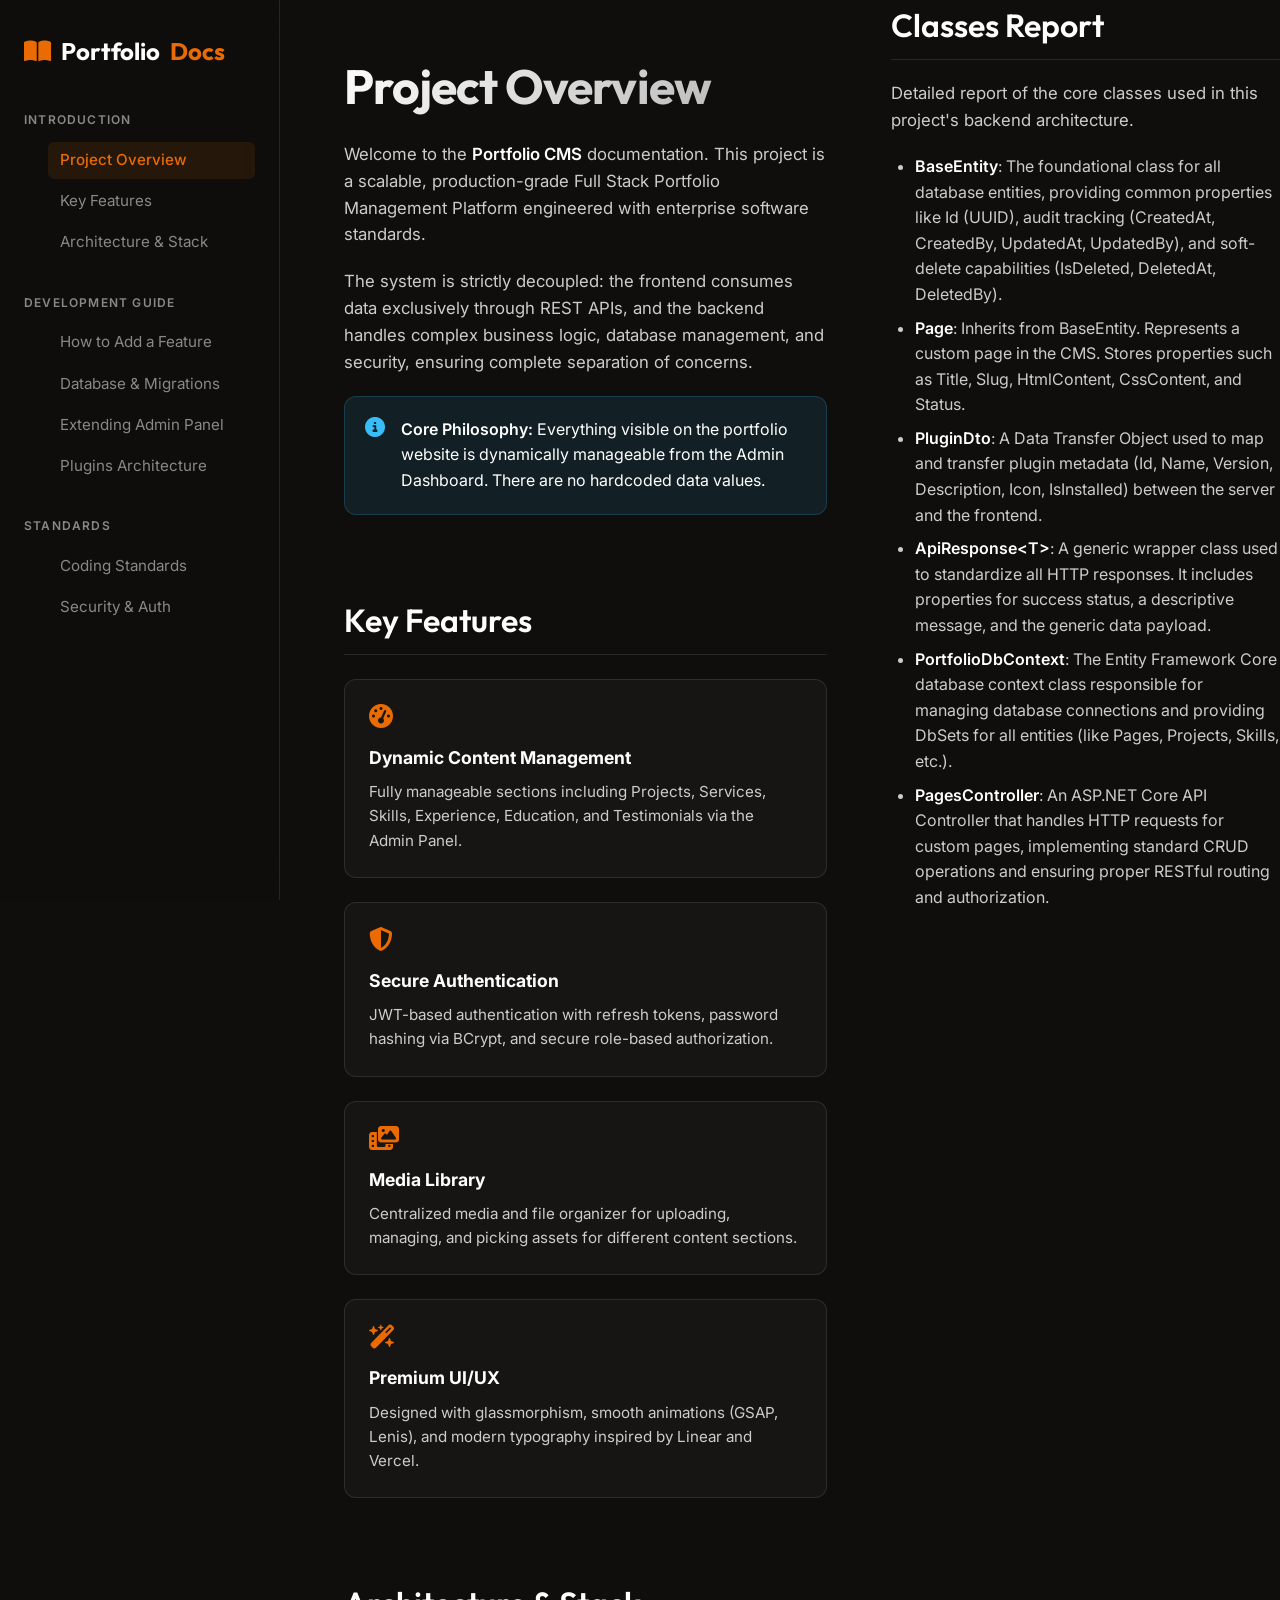
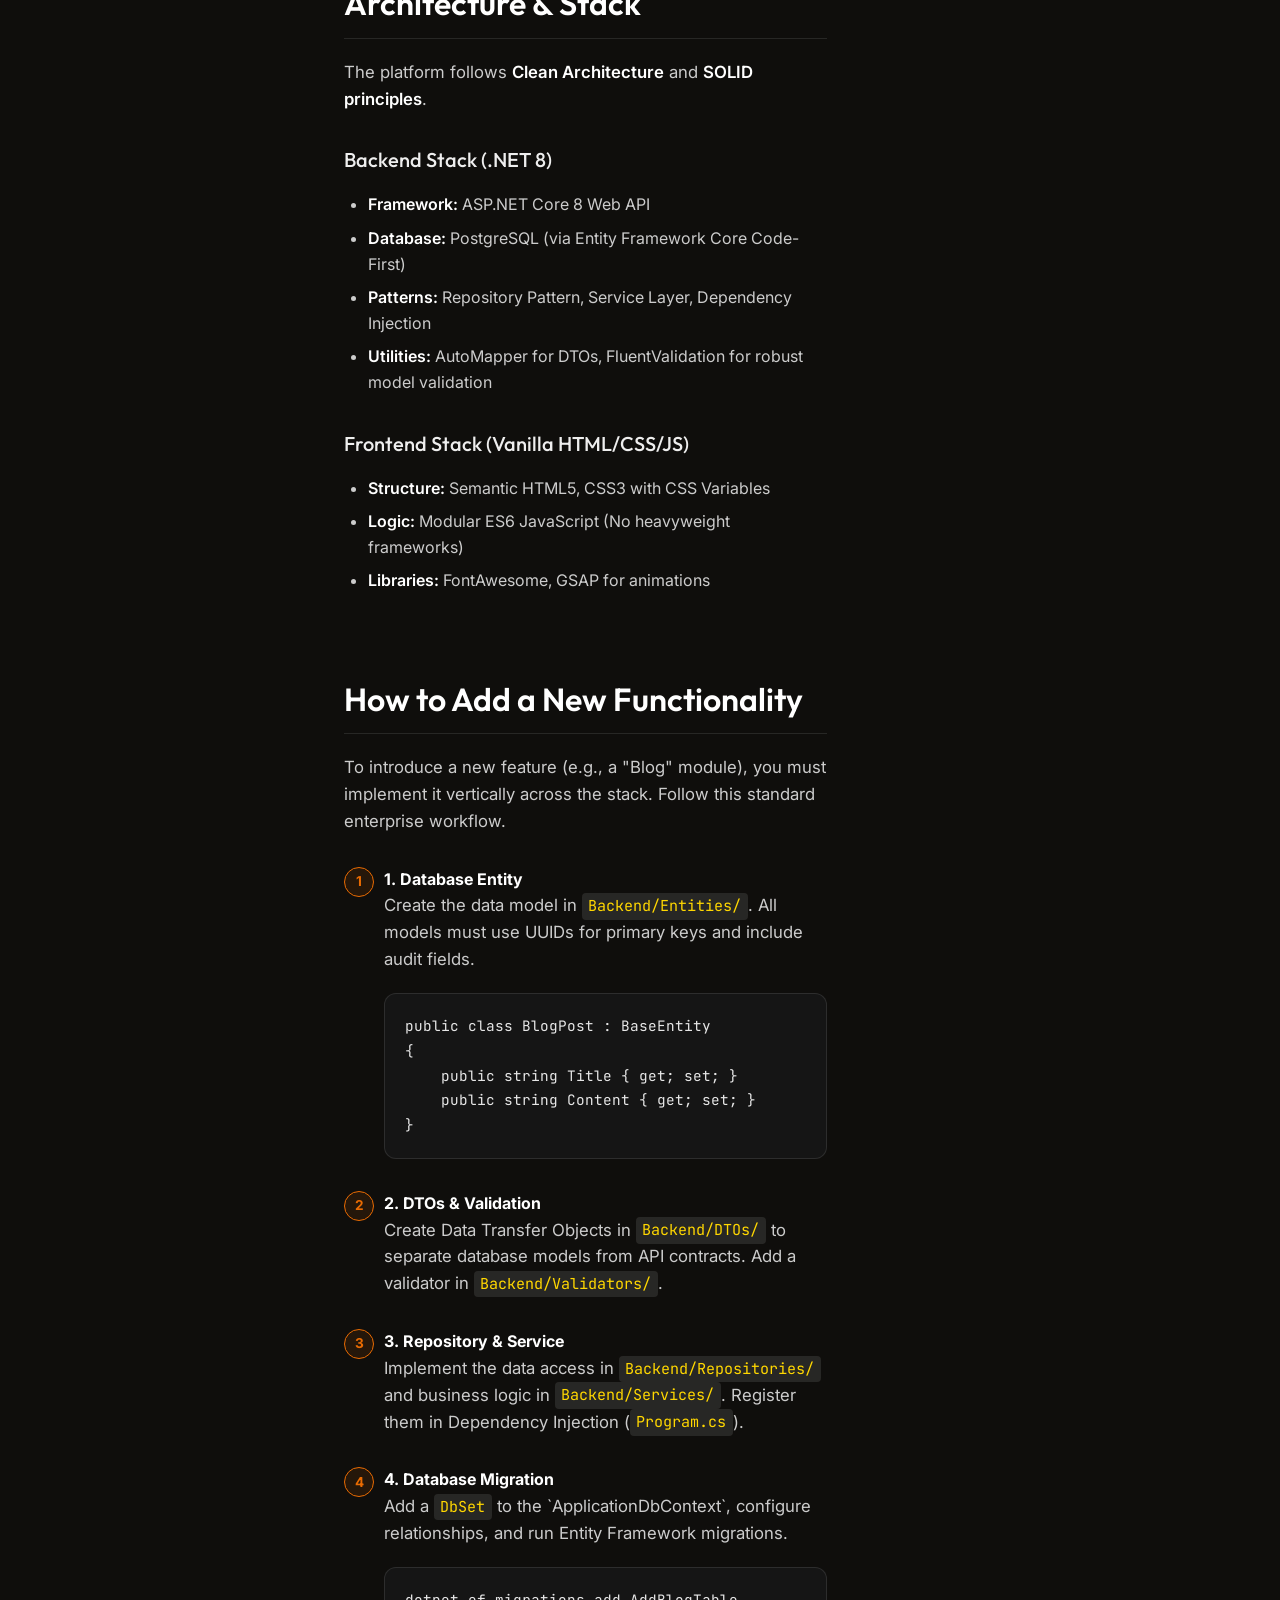
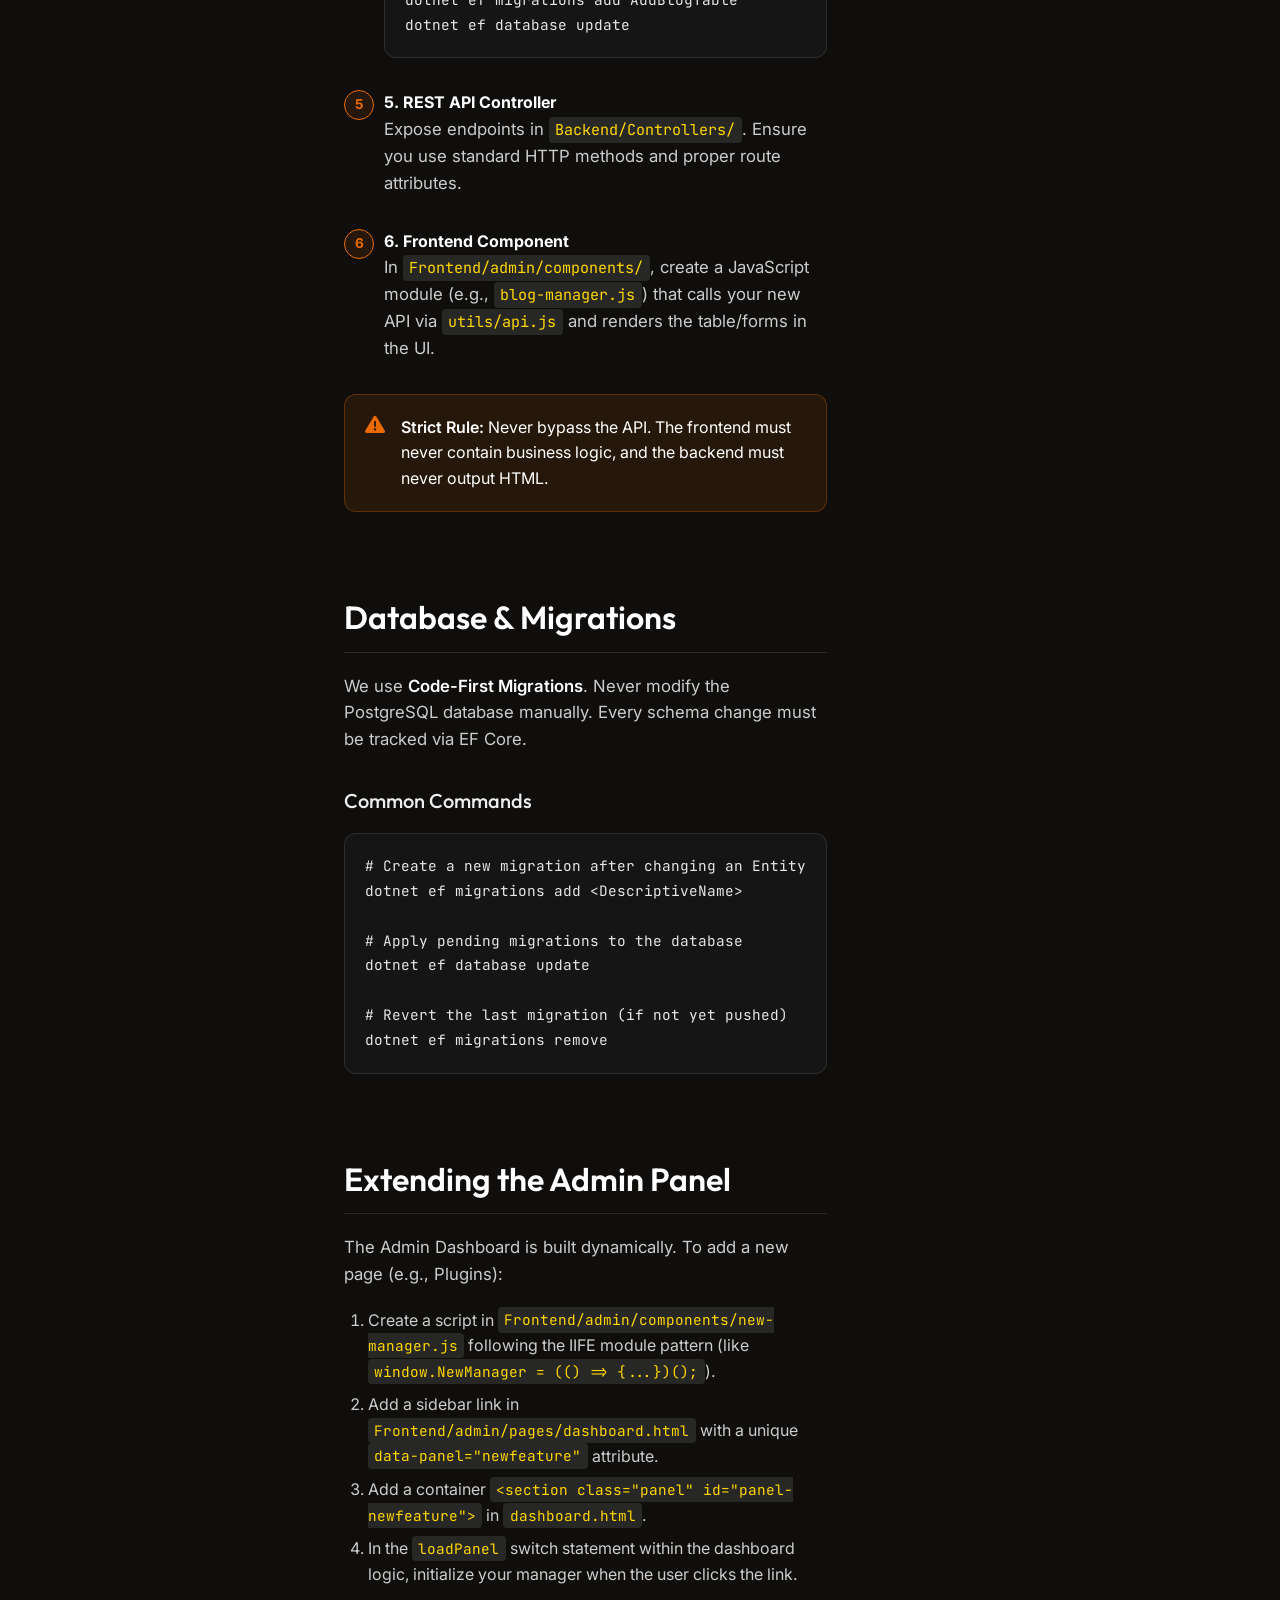
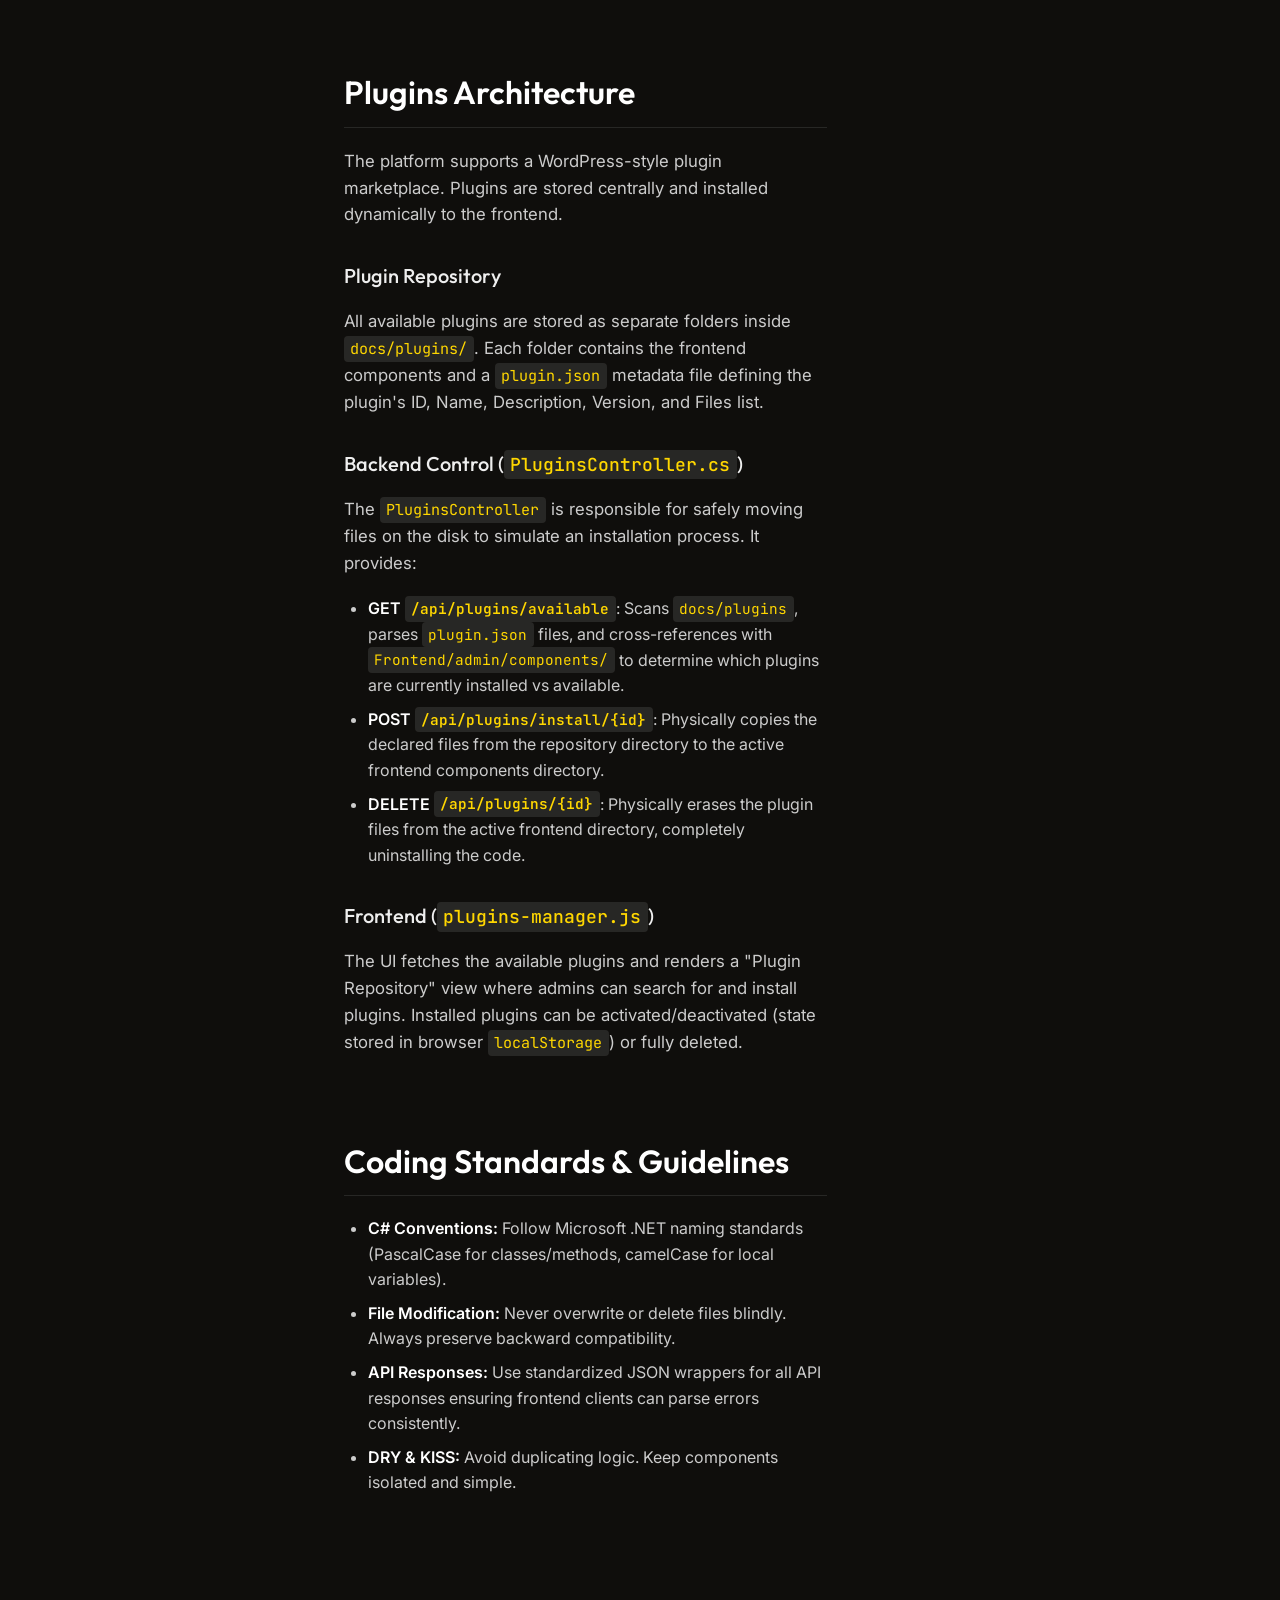
<file: docs/index.html>
<!DOCTYPE html>
<html lang="en">
<head>
    <meta charset="UTF-8">
    <meta name="viewport" content="width=device-width, initial-scale=1.0">
    <title>Portfolio CMS - Documentation</title>
    
    <!-- Fonts -->
    <link rel="preconnect" href="https://fonts.googleapis.com">
    <link rel="preconnect" href="https://fonts.gstatic.com" crossorigin>
    <link href="https://fonts.googleapis.com/css2?family=Inter:wght@400;500;600&family=Outfit:wght@500;600;700&family=JetBrains+Mono:wght@400;500&display=swap" rel="stylesheet">
    
    <!-- Icons -->
    <link rel="stylesheet" href="https://cdnjs.cloudflare.com/ajax/libs/font-awesome/6.4.0/css/all.min.css">
    
    <!-- Styles -->
    <link rel="stylesheet" href="docs.css">
</head>
<body>

    <!-- Sidebar Navigation -->
    <aside class="sidebar">
        <div class="brand">
            <i class="fa-solid fa-book-open" style="color: var(--accent)"></i> Portfolio <span>Docs</span>
        </div>

        <div class="nav-group">
            <div class="nav-label">Introduction</div>
            <ul class="nav-links">
                <li><a href="#overview" class="active">Project Overview</a></li>
                <li><a href="#features">Key Features</a></li>
                <li><a href="#architecture">Architecture & Stack</a></li>
            </ul>
        </div>

        <div class="nav-group">
            <div class="nav-label">Development Guide</div>
            <ul class="nav-links">
                <li><a href="#add-functionality">How to Add a Feature</a></li>
                <li><a href="#db-migrations">Database & Migrations</a></li>
                <li><a href="#admin-panel">Extending Admin Panel</a></li>
                <li><a href="#plugins-arch">Plugins Architecture</a></li>
            </ul>
        </div>

        <div class="nav-group">
            <div class="nav-label">Standards</div>
            <ul class="nav-links">
                <li><a href="#coding-rules">Coding Standards</a></li>
                <li><a href="#security">Security & Auth</a></li>
            </ul>
        </div>
    </aside>

    <!-- Main Content -->
    <main class="main-content">
        
        <!-- OVERVIEW -->
        <section id="overview">
            <h1>Project Overview</h1>
            <p>Welcome to the <strong>Portfolio CMS</strong> documentation. This project is a scalable, production-grade Full Stack Portfolio Management Platform engineered with enterprise software standards. </p>
            <p>The system is strictly decoupled: the frontend consumes data exclusively through REST APIs, and the backend handles complex business logic, database management, and security, ensuring complete separation of concerns.</p>
            
            <div class="alert alert-info">
                <i class="fa-solid fa-circle-info" style="font-size: 1.25rem;"></i>
                <div>
                    <strong>Core Philosophy:</strong> Everything visible on the portfolio website is dynamically manageable from the Admin Dashboard. There are no hardcoded data values.
                </div>
            </div>
        </section>

        <!-- FEATURES -->
        <section id="features">
            <h2>Key Features</h2>
            <div class="card-grid">
                <div class="card">
                    <i class="fa-solid fa-gauge-high"></i>
                    <h4>Dynamic Content Management</h4>
                    <p>Fully manageable sections including Projects, Services, Skills, Experience, Education, and Testimonials via the Admin Panel.</p>
                </div>
                <div class="card">
                    <i class="fa-solid fa-shield-halved"></i>
                    <h4>Secure Authentication</h4>
                    <p>JWT-based authentication with refresh tokens, password hashing via BCrypt, and secure role-based authorization.</p>
                </div>
                <div class="card">
                    <i class="fa-solid fa-photo-film"></i>
                    <h4>Media Library</h4>
                    <p>Centralized media and file organizer for uploading, managing, and picking assets for different content sections.</p>
                </div>
                <div class="card">
                    <i class="fa-solid fa-wand-magic-sparkles"></i>
                    <h4>Premium UI/UX</h4>
                    <p>Designed with glassmorphism, smooth animations (GSAP, Lenis), and modern typography inspired by Linear and Vercel.</p>
                </div>
            </div>
        </section>

        <!-- ARCHITECTURE -->
        <section id="architecture">
            <h2>Architecture & Stack</h2>
            <p>The platform follows <strong>Clean Architecture</strong> and <strong>SOLID principles</strong>.</p>
            
            <h3>Backend Stack (.NET 8)</h3>
            <ul>
                <li><strong>Framework:</strong> ASP.NET Core 8 Web API</li>
                <li><strong>Database:</strong> PostgreSQL (via Entity Framework Core Code-First)</li>
                <li><strong>Patterns:</strong> Repository Pattern, Service Layer, Dependency Injection</li>
                <li><strong>Utilities:</strong> AutoMapper for DTOs, FluentValidation for robust model validation</li>
            </ul>

            <h3>Frontend Stack (Vanilla HTML/CSS/JS)</h3>
            <ul>
                <li><strong>Structure:</strong> Semantic HTML5, CSS3 with CSS Variables</li>
                <li><strong>Logic:</strong> Modular ES6 JavaScript (No heavyweight frameworks)</li>
                <li><strong>Libraries:</strong> FontAwesome, GSAP for animations</li>
            </ul>
        </section>

        <!-- ADD FUNCTIONALITY -->
        <section id="add-functionality">
            <h2>How to Add a New Functionality</h2>
            <p>To introduce a new feature (e.g., a "Blog" module), you must implement it vertically across the stack. Follow this standard enterprise workflow.</p>
            
            <div class="workflow-container">
                <div class="workflow-step">
                    <h4>1. Database Entity</h4>
                    <p>Create the data model in <code>Backend/Entities/</code>. All models must use UUIDs for primary keys and include audit fields.</p>
<pre><code>public class BlogPost : BaseEntity 
{
    public string Title { get; set; }
    public string Content { get; set; }
}</code></pre>
                </div>

                <div class="workflow-step">
                    <h4>2. DTOs & Validation</h4>
                    <p>Create Data Transfer Objects in <code>Backend/DTOs/</code> to separate database models from API contracts. Add a validator in <code>Backend/Validators/</code>.</p>
                </div>

                <div class="workflow-step">
                    <h4>3. Repository & Service</h4>
                    <p>Implement the data access in <code>Backend/Repositories/</code> and business logic in <code>Backend/Services/</code>. Register them in Dependency Injection (<code>Program.cs</code>).</p>
                </div>

                <div class="workflow-step">
                    <h4>4. Database Migration</h4>
                    <p>Add a <code>DbSet</code> to the `ApplicationDbContext`, configure relationships, and run Entity Framework migrations.</p>
<pre><code>dotnet ef migrations add AddBlogTable
dotnet ef database update</code></pre>
                </div>

                <div class="workflow-step">
                    <h4>5. REST API Controller</h4>
                    <p>Expose endpoints in <code>Backend/Controllers/</code>. Ensure you use standard HTTP methods and proper route attributes.</p>
                </div>

                <div class="workflow-step">
                    <h4>6. Frontend Component</h4>
                    <p>In <code>Frontend/admin/components/</code>, create a JavaScript module (e.g., <code>blog-manager.js</code>) that calls your new API via <code>utils/api.js</code> and renders the table/forms in the UI.</p>
                </div>
            </div>
            
            <div class="alert alert-warning">
                <i class="fa-solid fa-triangle-exclamation" style="font-size: 1.25rem;"></i>
                <div>
                    <strong>Strict Rule:</strong> Never bypass the API. The frontend must never contain business logic, and the backend must never output HTML.
                </div>
            </div>
        </section>

        <!-- DB MIGRATIONS -->
        <section id="db-migrations">
            <h2>Database & Migrations</h2>
            <p>We use <strong>Code-First Migrations</strong>. Never modify the PostgreSQL database manually. Every schema change must be tracked via EF Core.</p>
            
            <h3>Common Commands</h3>
            <pre><code># Create a new migration after changing an Entity
dotnet ef migrations add &lt;DescriptiveName&gt;

# Apply pending migrations to the database
dotnet ef database update

# Revert the last migration (if not yet pushed)
dotnet ef migrations remove</code></pre>
        </section>
        
        <!-- ADMIN PANEL EXTENSION -->
        <section id="admin-panel">
            <h2>Extending the Admin Panel</h2>
            <p>The Admin Dashboard is built dynamically. To add a new page (e.g., Plugins):</p>
            <ol>
                <li>Create a script in <code>Frontend/admin/components/new-manager.js</code> following the IIFE module pattern (like <code>window.NewManager = (() => {...})();</code>).</li>
                <li>Add a sidebar link in <code>Frontend/admin/pages/dashboard.html</code> with a unique <code>data-panel="newfeature"</code> attribute.</li>
                <li>Add a container <code>&lt;section class="panel" id="panel-newfeature"&gt;</code> in <code>dashboard.html</code>.</li>
                <li>In the <code>loadPanel</code> switch statement within the dashboard logic, initialize your manager when the user clicks the link.</li>
            </ol>
        </section>

        <!-- PLUGINS ARCHITECTURE -->
        <section id="plugins-arch">
            <h2>Plugins Architecture</h2>
            <p>The platform supports a WordPress-style plugin marketplace. Plugins are stored centrally and installed dynamically to the frontend.</p>
            
            <h3>Plugin Repository</h3>
            <p>All available plugins are stored as separate folders inside <code>docs/plugins/</code>. Each folder contains the frontend components and a <code>plugin.json</code> metadata file defining the plugin's ID, Name, Description, Version, and Files list.</p>
            
            <h3>Backend Control (<code>PluginsController.cs</code>)</h3>
            <p>The <code>PluginsController</code> is responsible for safely moving files on the disk to simulate an installation process. It provides:</p>
            <ul>
                <li><strong>GET <code>/api/plugins/available</code></strong>: Scans <code>docs/plugins</code>, parses <code>plugin.json</code> files, and cross-references with <code>Frontend/admin/components/</code> to determine which plugins are currently installed vs available.</li>
                <li><strong>POST <code>/api/plugins/install/{id}</code></strong>: Physically copies the declared files from the repository directory to the active frontend components directory.</li>
                <li><strong>DELETE <code>/api/plugins/{id}</code></strong>: Physically erases the plugin files from the active frontend directory, completely uninstalling the code.</li>
            </ul>
            
            <h3>Frontend (<code>plugins-manager.js</code>)</h3>
            <p>The UI fetches the available plugins and renders a "Plugin Repository" view where admins can search for and install plugins. Installed plugins can be activated/deactivated (state stored in browser <code>localStorage</code>) or fully deleted.</p>
        </section>

        <!-- CODING RULES -->
        <section id="coding-rules">
            <h2>Coding Standards & Guidelines</h2>
            <ul>
                <li><strong>C# Conventions:</strong> Follow Microsoft .NET naming standards (PascalCase for classes/methods, camelCase for local variables).</li>
                <li><strong>File Modification:</strong> Never overwrite or delete files blindly. Always preserve backward compatibility.</li>
                <li><strong>API Responses:</strong> Use standardized JSON wrappers for all API responses ensuring frontend clients can parse errors consistently.</li>
                <li><strong>DRY & KISS:</strong> Avoid duplicating logic. Keep components isolated and simple.</li>
            </ul>
        </section>

    </main>

    <script>
        // Smooth scrolling & active state tracking
        const links = document.querySelectorAll('.nav-links a');
        const sections = document.querySelectorAll('section');

        // Click handler
        links.forEach(link => {
            link.addEventListener('click', (e) => {
                e.preventDefault();
                const targetId = link.getAttribute('href').substring(1);
                const targetEl = document.getElementById(targetId);
                window.scrollTo({
                    top: targetEl.offsetTop - 40,
                    behavior: 'smooth'
                });
            });
        });

        // Scroll spy
        window.addEventListener('scroll', () => {
            let current = '';
            sections.forEach(sec => {
                const secTop = sec.offsetTop;
                if (scrollY >= secTop - 100) {
                    current = sec.getAttribute('id');
                }
            });

            links.forEach(link => {
                link.classList.remove('active');
                if (link.getAttribute('href').substring(1) === current) {
                    link.classList.add('active');
                }
            });
        });
    </script>
</body>
</html>

        <!-- CLASSES REPORT -->
        <section id='classes-report'>
            <h2>Classes Report</h2>
            <p>Detailed report of the core classes used in this project's backend architecture.</p>
            <ul>
                <li><strong>BaseEntity</strong>: The foundational class for all database entities, providing common properties like Id (UUID), audit tracking (CreatedAt, CreatedBy, UpdatedAt, UpdatedBy), and soft-delete capabilities (IsDeleted, DeletedAt, DeletedBy).</li>
                <li><strong>Page</strong>: Inherits from BaseEntity. Represents a custom page in the CMS. Stores properties such as Title, Slug, HtmlContent, CssContent, and Status.</li>
                <li><strong>PluginDto</strong>: A Data Transfer Object used to map and transfer plugin metadata (Id, Name, Version, Description, Icon, IsInstalled) between the server and the frontend.</li>
                <li><strong>ApiResponse&lt;T&gt;</strong>: A generic wrapper class used to standardize all HTTP responses. It includes properties for success status, a descriptive message, and the generic data payload.</li>
                <li><strong>PortfolioDbContext</strong>: The Entity Framework Core database context class responsible for managing database connections and providing DbSets for all entities (like Pages, Projects, Skills, etc.).</li>
                <li><strong>PagesController</strong>: An ASP.NET Core API Controller that handles HTTP requests for custom pages, implementing standard CRUD operations and ensuring proper RESTful routing and authorization.</li>
            </ul>
        </section>
</file>
<file: docs/docs.css>
:root {
    --bg-main: #0F0E0C;
    --bg-sidebar: rgba(15, 14, 12, 0.6);
    --bg-card: rgba(255, 255, 255, 0.03);
    --bg-card-hover: rgba(255, 255, 255, 0.06);
    --border-color: rgba(255, 255, 255, 0.1);
    --text-primary: #ffffff;
    --text-muted: #888888;
    --accent: #E96B02;
    --accent-glow: rgba(233, 107, 2, 0.3);
    --radius-md: 12px;
    --radius-lg: 16px;
    --font-sans: 'Inter', system-ui, -apple-system, sans-serif;
    --font-heading: 'Outfit', system-ui, -apple-system, sans-serif;
    --font-mono: 'JetBrains Mono', monospace;
}

* {
    margin: 0;
    padding: 0;
    box-sizing: border-box;
}

body {
    background-color: var(--bg-main);
    color: var(--text-primary);
    font-family: var(--font-sans);
    line-height: 1.6;
    display: flex;
    min-height: 100vh;
    overflow-x: hidden;
}

/* Scrollbar */
::-webkit-scrollbar {
    width: 8px;
    height: 8px;
}
::-webkit-scrollbar-track {
    background: var(--bg-main);
}
::-webkit-scrollbar-thumb {
    background: var(--border-color);
    border-radius: 4px;
}
::-webkit-scrollbar-thumb:hover {
    background: var(--text-muted);
}

/* Layout */
.sidebar {
    width: 280px;
    background: var(--bg-sidebar);
    backdrop-filter: blur(20px);
    -webkit-backdrop-filter: blur(20px);
    border-right: 1px solid var(--border-color);
    position: fixed;
    top: 0;
    left: 0;
    height: 100vh;
    overflow-y: auto;
    padding: 2rem 1.5rem;
    z-index: 100;
}

.main-content {
    margin-left: 280px;
    padding: 3rem 4rem;
    max-width: 1000px;
    width: 100%;
}

/* Sidebar Branding */
.brand {
    font-family: var(--font-heading);
    font-size: 1.5rem;
    font-weight: 700;
    color: var(--text-primary);
    margin-bottom: 2.5rem;
    display: flex;
    align-items: center;
    gap: 10px;
}
.brand span {
    color: var(--accent);
}

/* Navigation */
.nav-group {
    margin-bottom: 2rem;
}
.nav-label {
    font-size: 0.75rem;
    text-transform: uppercase;
    letter-spacing: 0.1em;
    color: var(--text-muted);
    margin-bottom: 0.75rem;
    font-weight: 600;
}
.nav-links {
    list-style: none;
}
.nav-links li {
    margin-bottom: 0.25rem;
}
.nav-links a {
    text-decoration: none;
    color: var(--text-muted);
    font-size: 0.95rem;
    display: block;
    padding: 0.4rem 0.75rem;
    border-radius: 6px;
    transition: all 0.2s ease;
}
.nav-links a:hover {
    color: var(--text-primary);
    background: var(--bg-card);
}
.nav-links a.active {
    color: var(--accent);
    background: rgba(233, 107, 2, 0.1);
    font-weight: 500;
}

/* Typography & Content Sections */
section {
    margin-bottom: 5rem;
    scroll-margin-top: 2rem;
}

h1 {
    font-family: var(--font-heading);
    font-size: 3rem;
    font-weight: 700;
    margin-bottom: 1rem;
    letter-spacing: -0.02em;
    background: linear-gradient(135deg, #fff 0%, #aaa 100%);
    -webkit-background-clip: text;
    -webkit-text-fill-color: transparent;
}
h2 {
    font-family: var(--font-heading);
    font-size: 2rem;
    font-weight: 600;
    margin-bottom: 1.25rem;
    color: #fff;
    padding-bottom: 0.5rem;
    border-bottom: 1px solid var(--border-color);
}
h3 {
    font-family: var(--font-heading);
    font-size: 1.25rem;
    font-weight: 500;
    margin-top: 2rem;
    margin-bottom: 1rem;
    color: #eee;
}
p {
    margin-bottom: 1.25rem;
    color: #ccc;
    font-size: 1.05rem;
}
ul, ol {
    margin-bottom: 1.5rem;
    padding-left: 1.5rem;
    color: #ccc;
}
li {
    margin-bottom: 0.5rem;
}
strong {
    color: #fff;
    font-weight: 600;
}

/* Cards & Code Blocks */
.card-grid {
    display: grid;
    grid-template-columns: repeat(auto-fit, minmax(280px, 1fr));
    gap: 1.5rem;
    margin-top: 1.5rem;
}
.card {
    background: var(--bg-card);
    border: 1px solid var(--border-color);
    border-radius: var(--radius-md);
    padding: 1.5rem;
    transition: all 0.3s ease;
}
.card:hover {
    background: var(--bg-card-hover);
    border-color: rgba(255, 255, 255, 0.2);
    box-shadow: 0 4px 20px rgba(0,0,0,0.2);
}
.card h4 {
    color: #fff;
    margin-bottom: 0.5rem;
    font-size: 1.1rem;
}
.card p {
    font-size: 0.95rem;
    margin-bottom: 0;
}
.card i {
    color: var(--accent);
    font-size: 1.5rem;
    margin-bottom: 1rem;
}

code {
    font-family: var(--font-mono);
    background: rgba(255,255,255,0.1);
    padding: 0.2rem 0.4rem;
    border-radius: 4px;
    font-size: 0.9em;
    color: #ffd700;
}
pre {
    background: #151515;
    border: 1px solid var(--border-color);
    border-radius: var(--radius-md);
    padding: 1.25rem;
    overflow-x: auto;
    margin-bottom: 1.5rem;
}
pre code {
    background: transparent;
    padding: 0;
    color: #e6e6e6;
    font-size: 0.9rem;
}

/* Step-by-step Workflow */
.workflow-step {
    position: relative;
    padding-left: 2.5rem;
    margin-bottom: 2rem;
}
.workflow-step::before {
    content: counter(step-counter);
    counter-increment: step-counter;
    position: absolute;
    left: 0;
    top: 0;
    width: 28px;
    height: 28px;
    background: rgba(233, 107, 2, 0.1);
    color: var(--accent);
    border-radius: 50%;
    display: flex;
    align-items: center;
    justify-content: center;
    font-weight: bold;
    font-size: 0.85rem;
    border: 1px solid var(--accent);
}
.workflow-container {
    counter-reset: step-counter;
    margin-top: 2rem;
}

/* Notes & Warnings */
.alert {
    padding: 1.25rem;
    border-radius: var(--radius-md);
    margin-bottom: 1.5rem;
    display: flex;
    gap: 1rem;
    align-items: flex-start;
}
.alert-info {
    background: rgba(56, 189, 248, 0.1);
    border: 1px solid rgba(56, 189, 248, 0.2);
}
.alert-info i { color: #38bdf8; }
.alert-warning {
    background: rgba(233, 107, 2, 0.1);
    border: 1px solid var(--accent-glow);
}
.alert-warning i { color: var(--accent); }

@media (max-width: 768px) {
    .sidebar {
        transform: translateX(-100%);
        transition: transform 0.3s ease;
    }
    .main-content {
        margin-left: 0;
        padding: 2rem;
    }
}
</file>
